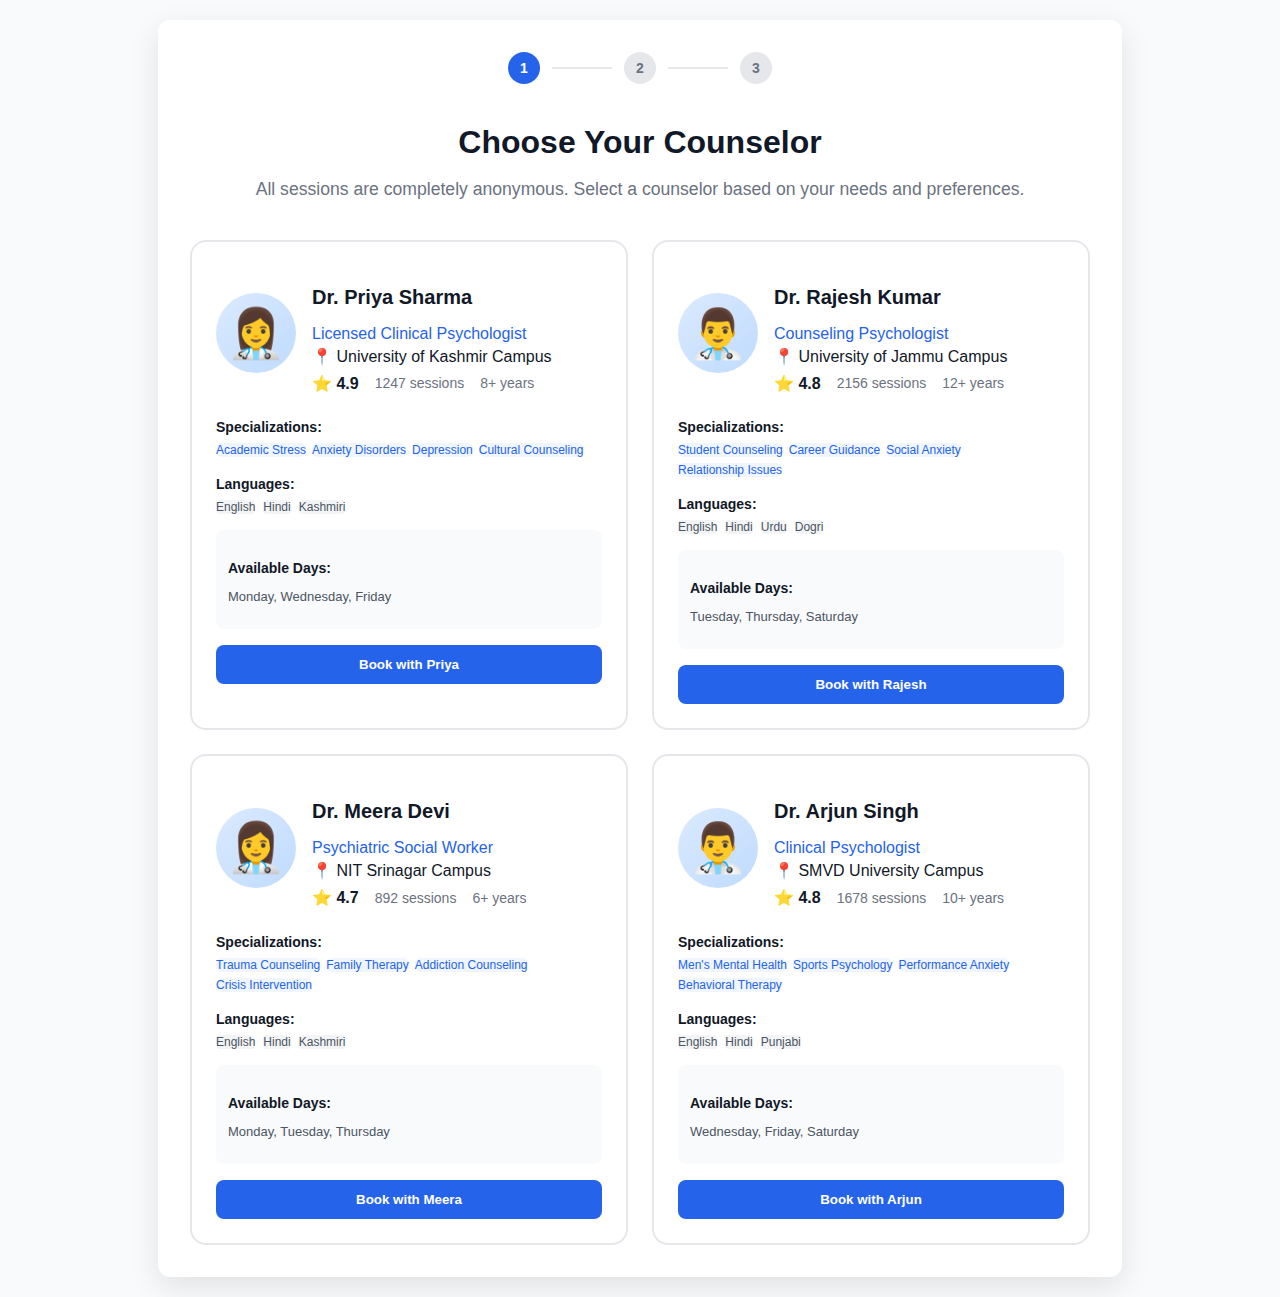
<file: booking.html>
<!DOCTYPE html>
<html lang="en">
<head>
  <meta charset="UTF-8" />
  <title>Counseling Booking</title>
  <meta name="viewport" content="width=device-width, initial-scale=1" />
  <link rel="stylesheet" href="booking.css" />
</head>
<body>
  <div id="booking-root"></div>
  <script src="booking.js"></script>
</body>
</html>
</file>
<file: booking.css>
/* booking.css - Styles for Counseling Booking Page */

/* Reset and basic layout */
body {
  font-family: 'Segoe UI', Tahoma, Geneva, Verdana, sans-serif;
  background-color: #f9fafb;
  margin: 0;
  padding: 20px;
  color: #111827;
}

#booking-root {
  max-width: 900px;
  margin: 0 auto;
  background: white;
  border-radius: 12px;
  padding: 32px;
  box-shadow: 0 10px 30px rgba(0, 0, 0, 0.1);
  min-height: 80vh;
}

/* Step indicator */
.step-indicator {
  display: flex;
  justify-content: center;
  margin-bottom: 40px;
  gap: 12px;
}

.step-circle {
  width: 36px;
  height: 36px;
  border-radius: 50%;
  background-color: #e5e7eb;
  color: #6b7280;
  font-weight: 700;
  font-size: 16px;
  display: flex;
  align-items: center;
  justify-content: center;
  transition: background-color 0.3s ease;
}

.step-circle.active {
  background-color: #2563eb;
  color: white;
  cursor: default;
}

/* General layout */
.grid-columns-2 {
  display: grid;
  grid-template-columns: repeat(2, 1fr);
  gap: 40px;
  margin-top: 24px;
}

.grid-columns-auto-fill-300 {
  display: grid;
  grid-template-columns: repeat(auto-fill, minmax(300px, 1fr));
  gap: 24px;
  margin-top: 24px;
}

/* Cards */
.card {
  background-color: white;
  border: 1px solid #e5e7eb;
  border-radius: 16px;
  padding: 24px;
  box-sizing: border-box;
  box-shadow: 0 8px 24px rgba(37, 99, 235, 0.15);
  transition: transform 0.3s ease, box-shadow 0.3s ease;
  cursor: pointer;
}

.card:hover {
  border-color: #2563eb;
  box-shadow: 0 12px 30px rgba(37, 99, 235, 0.3);
  transform: translateY(-4px);
  cursor: pointer;
}

/* Counselor card */
.counselor-header {
  display: flex;
  align-items: center;
  gap: 16px;
  margin-bottom: 16px;
}

.counselor-avatar {
  width: 80px;
  height: 80px;
  border-radius: 50%;
  background: linear-gradient(135deg, #dbeafe, #bfdbfe);
  font-size: 3rem;
  display: flex;
  align-items: center;
  justify-content: center;
}

.counselor-info h3 {
  font-size: 1.25rem;
  font-weight: 600;
  margin: 0 0 4px 0;
}
.counselor-info p {
  color: #2563eb;
  font-weight: 500;
  margin: 0;
}

/* Specializations & languages tags */
.tag-list {
  display: flex;
  flex-wrap: wrap;
  gap: 6px;
  margin-bottom: 16px;
}

.tag {
  background-color: #eff6ff;
  color: #2563eb;
  padding: 4px 8px;
  border-radius: 6px;
  font-weight: 500;
  font-size: 12px;
}

.language-tag {
  background-color: #f3f4f6;
  color: #4b5563;
  padding: 2px 8px;
  border-radius: 4px;
  font-size: 12px;
}

/* Availability */
.availability {
  background-color: #f9fafb;
  padding: 12px;
  border-radius: 8px;
  margin-bottom: 16px;
}
.availability h4 {
  margin: 0 0 6px 0;
  font-weight: 600;
  color: #111827;
}

/* Buttons */
.btn {
  padding: 12px;
  border-radius: 8px;
  font-weight: 600;
  font-size: 14px;
  cursor: pointer;
  border: none;
  display: flex;
  align-items: center;
  justify-content: center;
  gap: 8px;
  user-select: none;
  transition: background-color 0.3s ease;
}

.btn-primary {
  background-color: #2563eb;
  color: white;
}

.btn-primary:hover {
  background-color: #1d4ed8;
}

.btn-secondary {
  background-color: #6b7280;
  color: white;
}

.btn-secondary:hover {
  background-color: #4b5563;
}

.btn:disabled, .btn[disabled] {
  background-color: #d1d5db;
  color: #9ca3af;
  cursor: not-allowed;
}

/* Time slot buttons */
.time-slot-btn {
  padding: 12px;
  border-radius: 8px;
  border: 1px solid #d1d5db;
  background-color: white;
  color: #111827;
  font-size: 14px;
  font-weight: 500;
  transition: background-color 0.2s, border-color 0.2s;
}

.time-slot-btn:hover:not(:disabled) {
  background-color: #eff6ff;
  border-color: #2563eb;
}

.time-slot-btn:disabled {
  background-color: #f3f4f6;
  color: #9ca3af;
  cursor: not-allowed;
}

/* Confirmation */
.confirmation-container {
  max-width: 600px;
  margin: 0 auto;
  text-align: center;
  padding: 40px;
  border-radius: 20px;
  border: 2px solid #22c55e;
  box-shadow: 0 8px 24px rgba(34, 197, 94, 0.15);
  background-color: white;
}

.confirmation-icon {
  width: 80px;
  height: 80px;
  background-color: #dcfce7;
  border-radius: 50%;
  margin: 0 auto 24px auto;
  display: flex;
  align-items: center;
  justify-content: center;
  font-size: 40px;
  color: #16a34a;
}

.confirmation-details {
  text-align: left;
  background-color: #f8fafc;
  padding: 24px;
  border-radius: 12px;
  margin-bottom: 32px;
}

.confirmation-details h3 {
  margin-top: 0;
  font-weight: 600;
  font-size: 1.2rem;
  color: #111827;
}

.confirmation-details div {
  margin: 8px 0;
}

.reference-id {
  background-color: #2563eb;
  color: white;
  padding: 2px 8px;
  border-radius: 6px;
  font-family: monospace;
  font-weight: 600;
}

.info-box {
  background-color: #eff6ff;
  padding: 16px;
  border-radius: 8px;
  text-align: left;
  margin-bottom: 24px;
  color: #1e40af;
}

.info-box h4 {
  margin-top: 0;
  font-weight: 600;
}

.action-buttons {
  display: flex;
  justify-content: center;
  gap: 12px;
}

.action-buttons button {
  padding: 12px 24px;
  border-radius: 8px;
  font-weight: 600;
  border: none;
  cursor: pointer;
  min-width: 140px;
}

.action-buttons .btn-secondary {
  background-color: #6b7280;
  color: white;
}

.action-buttons .btn-secondary:hover {
  background-color: #4b5563;
}

.action-buttons .btn-primary {
  background-color: #2563eb;
  color: white;
}

.action-buttons .btn-primary:hover {
  background-color: #1d4ed8;
}
</file>
